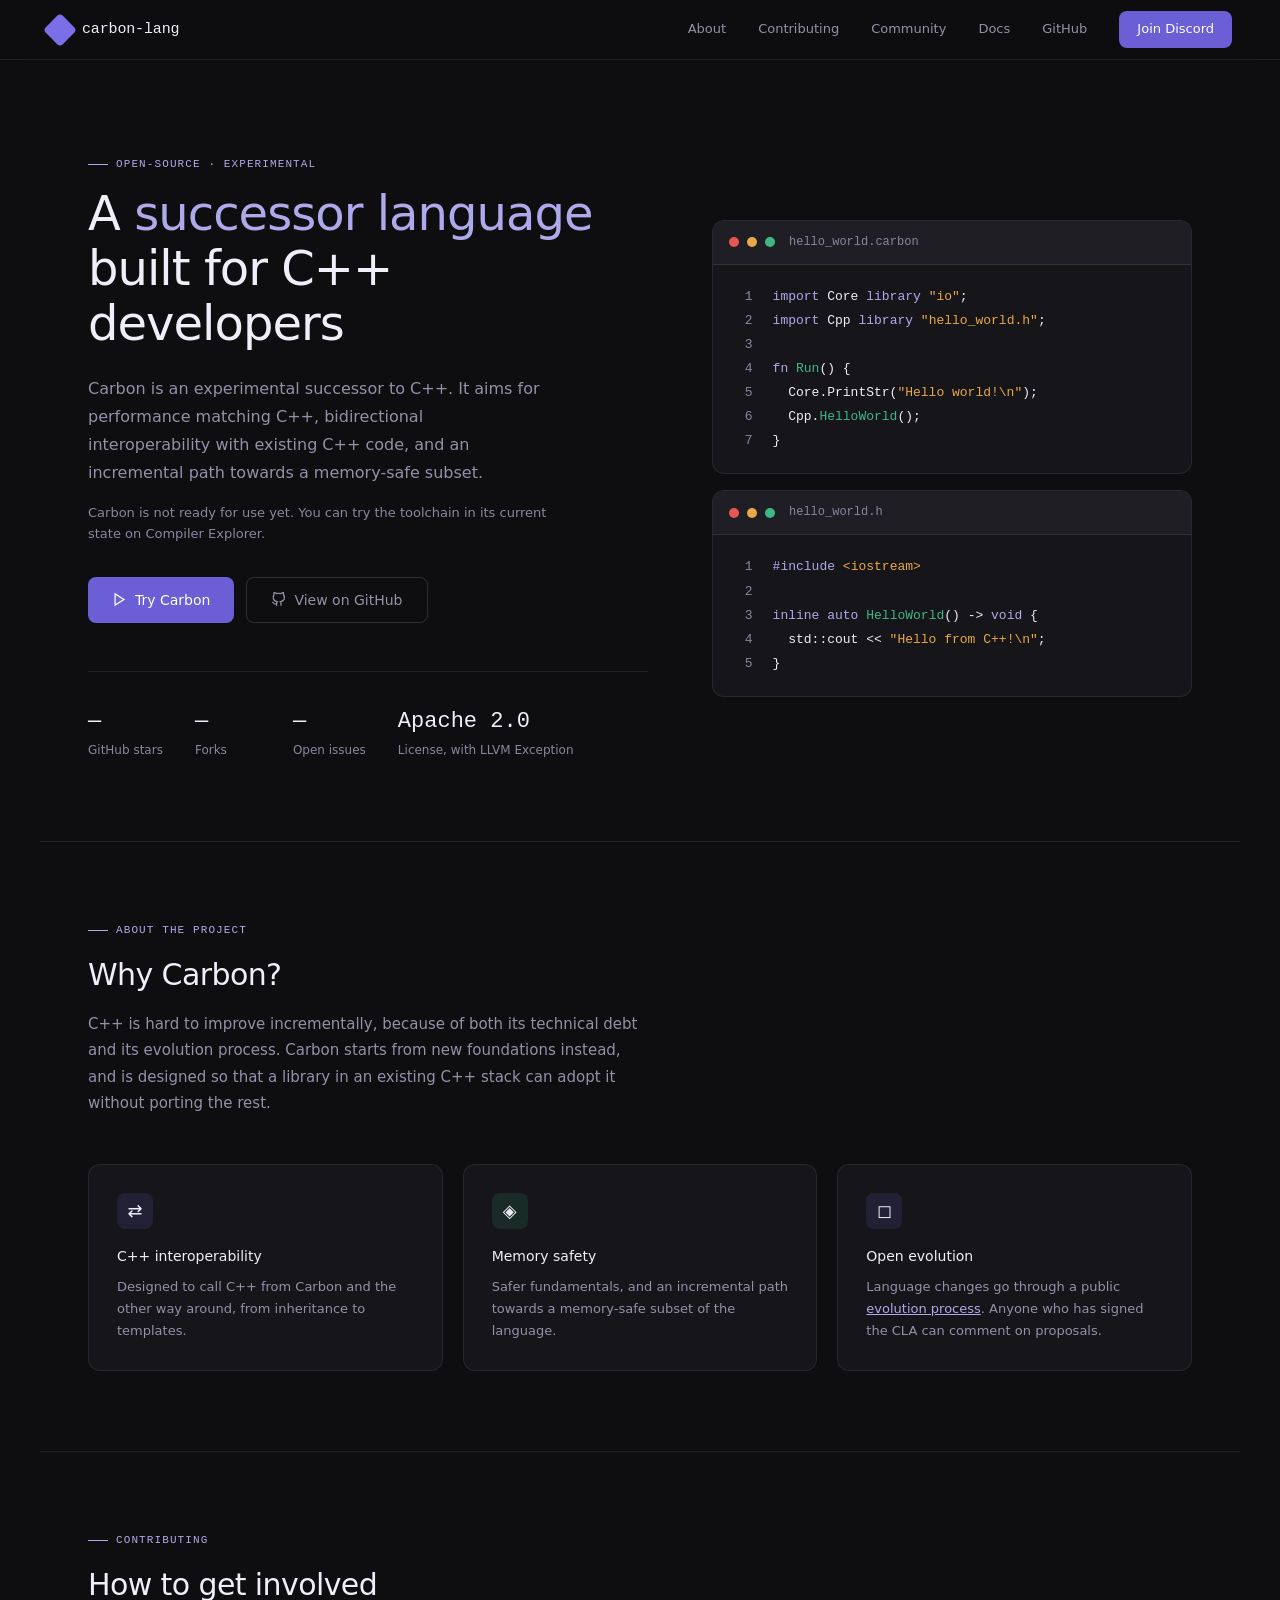
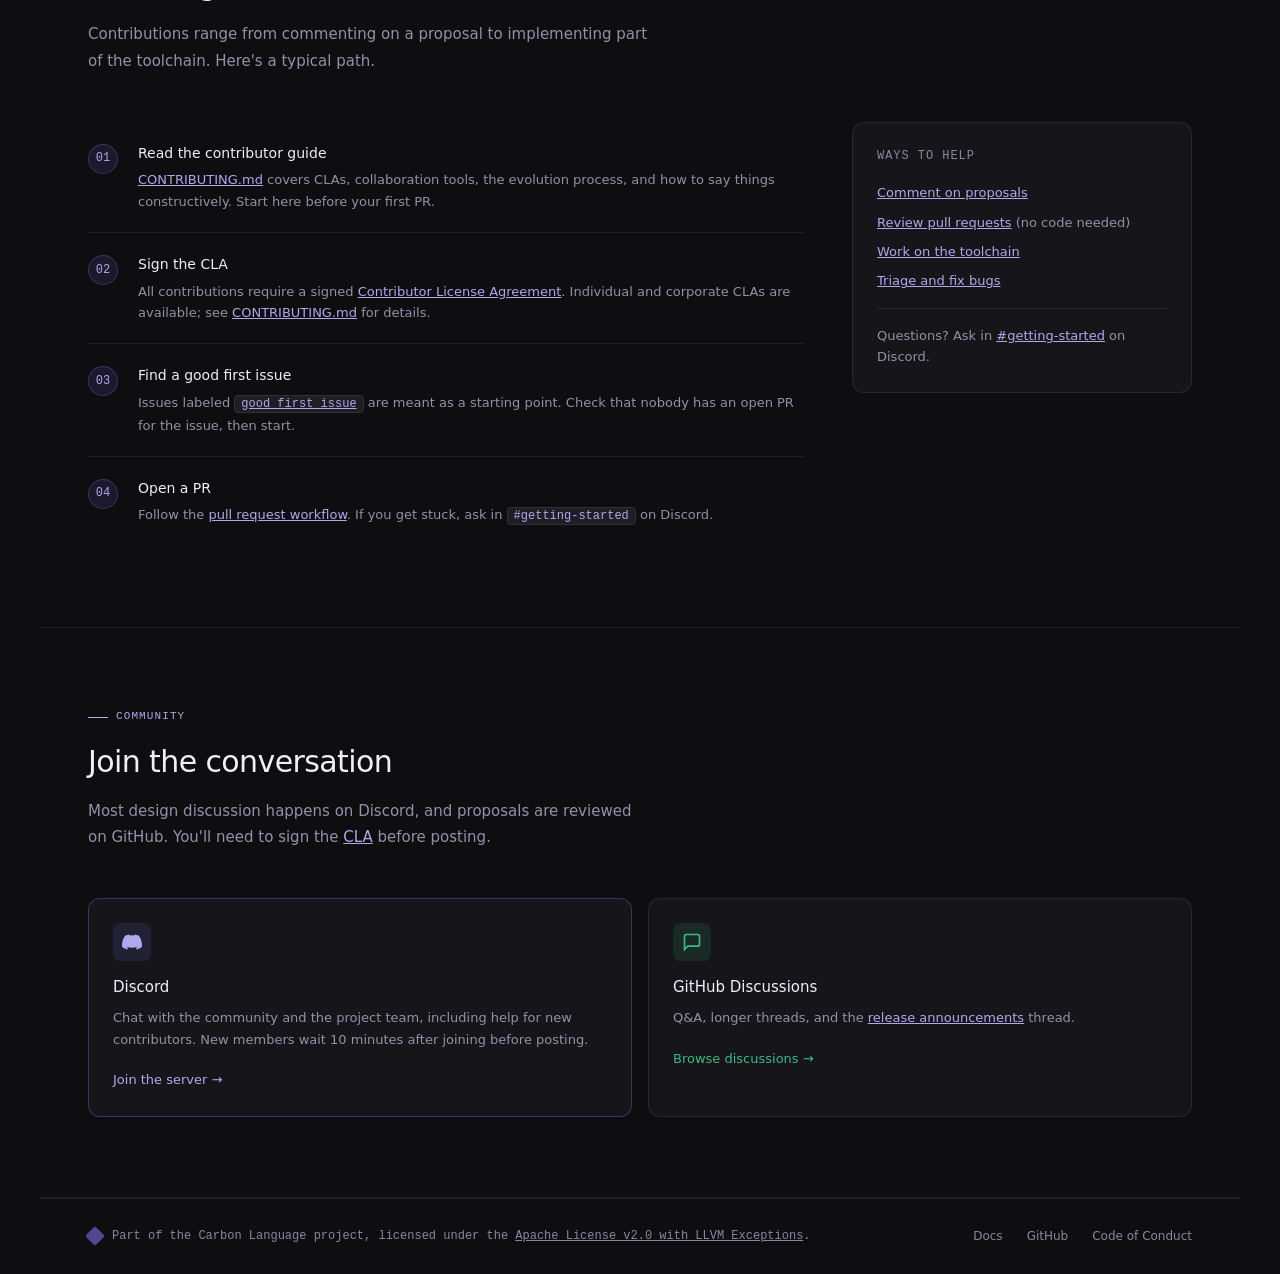
<file: preview/index.html>
<!DOCTYPE html>
<!--
Part of the Carbon Language project, under the Apache License v2.0 with LLVM
Exceptions. See /LICENSE for license information.
SPDX-License-Identifier: Apache-2.0 WITH LLVM-exception
-->
<html lang="en">
<head>
  <meta charset="UTF-8">
  <meta name="viewport" content="width=device-width, initial-scale=1.0">
  <title>Carbon Language: an experimental successor to C++</title>
  <meta name="description" content="Carbon is an experimental successor to C++. Learn about the project, how to contribute, and where the community meets.">
  <link rel="icon" type="image/png" href="./favicon.png">
  <link rel="stylesheet" href="./styles.css">
</head>
<body>

<a class="skip-link" href="#main">Skip to content</a>

<nav>
  <div class="nav-logo">
    <div class="logo-mark"></div>
    <span class="logo-name" translate="no">carbon-lang</span>
  </div>
  <button class="nav-toggle" id="nav-toggle" type="button" aria-label="Menu" aria-expanded="false" aria-controls="nav-links">
    <span class="nav-toggle-bar"></span>
    <span class="nav-toggle-bar"></span>
    <span class="nav-toggle-bar"></span>
  </button>
  <div class="nav-links" id="nav-links">
    <a href="#about">About</a>
    <a href="#contributing">Contributing</a>
    <a href="#community">Community</a>
    <a href="https://docs.carbon-lang.dev/" target="_blank" rel="noopener">Docs</a>
    <a href="https://github.com/carbon-language/carbon-lang" target="_blank" rel="noopener">GitHub</a>
    <a class="nav-cta" href="https://discord.gg/ZjVdShJDAs" target="_blank" rel="noopener">Join Discord</a>
  </div>
</nav>

<main id="main">
<div class="hero">
  <div>
    <p class="eyebrow hero-eyebrow">Open-source · Experimental</p>
    <h1>A <strong>successor language</strong> built for C++ developers</h1>
    <p class="hero-sub"><span translate="no">Carbon</span> is an experimental successor to C++. It aims for performance matching C++, bidirectional interoperability with existing C++ code, and an incremental path towards a memory-safe subset.</p>
    <p class="hero-note"><span translate="no">Carbon</span> is not ready for use yet. You can try the toolchain in its current state on Compiler Explorer.</p>
    <div class="hero-actions">
      <a class="btn-primary" href="https://carbon.compiler-explorer.com/" target="_blank" rel="noopener">
        <svg width="15" height="15" viewBox="0 0 24 24" fill="none" stroke="currentColor" stroke-width="2" aria-hidden="true"><polygon points="5 3 19 12 5 21 5 3"/></svg>
        Try Carbon
      </a>
      <a class="btn-ghost" href="https://github.com/carbon-language/carbon-lang" target="_blank" rel="noopener">
        <svg width="15" height="15" viewBox="0 0 24 24" fill="none" stroke="currentColor" stroke-width="2" aria-hidden="true"><path d="M9 19c-5 1.5-5-2.5-7-3m14 6v-3.87a3.37 3.37 0 0 0-.94-2.61c3.14-.35 6.44-1.54 6.44-7A5.44 5.44 0 0 0 20 4.77 5.07 5.07 0 0 0 19.91 1S18.73.65 16 2.48a13.38 13.38 0 0 0-7 0C6.27.65 5.09 1 5.09 1A5.07 5.07 0 0 0 5 4.77a5.44 5.44 0 0 0-1.5 3.78c0 5.42 3.3 6.61 6.44 7A3.37 3.37 0 0 0 9 18.13V22"/></svg>
        View on GitHub
      </a>
    </div>
    <div class="hero-stats">
      <div>
        <div class="stat-num" id="stat-stars">—</div>
        <div class="stat-label">GitHub stars</div>
      </div>
      <div>
        <div class="stat-num" id="stat-forks">—</div>
        <div class="stat-label">Forks</div>
      </div>
      <div>
        <div class="stat-num" id="stat-issues">—</div>
        <div class="stat-label">Open issues</div>
      </div>
      <div>
        <div class="stat-num">Apache 2.0</div>
        <div class="stat-label">License, with LLVM Exception</div>
      </div>
    </div>
  </div>

  <!-- Compiled, linked, and run with the Carbon nightly toolchain. The Carbon
       file extends examples/hello_world.carbon from carbon-language/carbon-lang. -->
  <div class="code-stack">
    <div class="code-panel" translate="no">
      <div class="code-topbar">
        <span class="code-dot code-dot-red"></span>
        <span class="code-dot code-dot-amber"></span>
        <span class="code-dot code-dot-green"></span>
        <span class="code-filename">hello_world.carbon</span>
      </div>
      <div class="code-body" tabindex="0" role="region" aria-label="Carbon code sample">
        <div><span class="code-ln" aria-hidden="true">1</span><span class="kw">import</span> Core <span class="kw">library</span> <span class="str">"io"</span>;</div>
        <div><span class="code-ln" aria-hidden="true">2</span><span class="kw">import</span> Cpp <span class="kw">library</span> <span class="str">"hello_world.h"</span>;</div>
        <div><span class="code-ln" aria-hidden="true">3</span></div>
        <div><span class="code-ln" aria-hidden="true">4</span><span class="kw">fn</span> <span class="fn">Run</span>() {</div>
        <div><span class="code-ln" aria-hidden="true">5</span><span class="code-indent">Core.PrintStr(<span class="str">"Hello world!\n"</span>);</span></div>
        <div><span class="code-ln" aria-hidden="true">6</span><span class="code-indent">Cpp.<span class="fn">HelloWorld</span>();</span></div>
        <div><span class="code-ln" aria-hidden="true">7</span>}</div>
      </div>
    </div>
    <div class="code-panel" translate="no">
      <div class="code-topbar">
        <span class="code-dot code-dot-red"></span>
        <span class="code-dot code-dot-amber"></span>
        <span class="code-dot code-dot-green"></span>
        <span class="code-filename">hello_world.h</span>
      </div>
      <div class="code-body" tabindex="0" role="region" aria-label="C++ header imported by the Carbon code">
        <div><span class="code-ln" aria-hidden="true">1</span><span class="kw">#include</span> <span class="str">&lt;iostream&gt;</span></div>
        <div><span class="code-ln" aria-hidden="true">2</span></div>
        <div><span class="code-ln" aria-hidden="true">3</span><span class="kw">inline auto</span> <span class="fn">HelloWorld</span>() -&gt; <span class="kw">void</span> {</div>
        <div><span class="code-ln" aria-hidden="true">4</span><span class="code-indent">std::cout &lt;&lt; <span class="str">"Hello from C++!\n"</span>;</span></div>
        <div><span class="code-ln" aria-hidden="true">5</span>}</div>
      </div>
    </div>
  </div>
</div>

<div class="section-wrap" id="about">
  <div class="section-header">
    <p class="eyebrow">About the project</p>
    <h2 class="section-h2">Why <strong translate="no">Carbon</strong>?</h2>
    <p class="section-sub">C++ is hard to improve incrementally, because of both its technical debt and its evolution process. <span translate="no">Carbon</span> starts from new foundations instead, and is designed so that a library in an existing C++ stack can adopt it without porting the rest.</p>
  </div>
  <div class="about-grid">
    <div class="about-card">
      <div class="about-icon" aria-hidden="true">⇄</div>
      <h3 class="about-title">C++ interoperability</h3>
      <p class="about-body">Designed to call C++ from <span translate="no">Carbon</span> and the other way around, from inheritance to templates.</p>
    </div>
    <div class="about-card">
      <div class="about-icon about-icon-green" aria-hidden="true">◈</div>
      <h3 class="about-title">Memory safety</h3>
      <p class="about-body">Safer fundamentals, and an incremental path towards a memory-safe subset of the language.</p>
    </div>
    <div class="about-card">
      <div class="about-icon" aria-hidden="true">◻</div>
      <h3 class="about-title">Open evolution</h3>
      <p class="about-body">Language changes go through a public <a class="inline-link" href="https://github.com/carbon-language/carbon-lang/blob/trunk/docs/project/evolution.md" target="_blank" rel="noopener">evolution process</a>. Anyone who has signed the CLA can comment on proposals.</p>
    </div>
  </div>
</div>

<div class="section-wrap" id="contributing">
  <div class="section-header">
    <p class="eyebrow">Contributing</p>
    <h2 class="section-h2">How to <strong>get involved</strong></h2>
    <p class="section-sub">Contributions range from commenting on a proposal to implementing part of the toolchain. Here's a typical path.</p>
  </div>
  <div class="contrib-layout">
    <div>
      <div class="step">
        <div class="step-num">01</div>
        <div>
          <h3 class="step-title">Read the contributor guide</h3>
          <p class="step-body">
            <a class="inline-link" href="https://github.com/carbon-language/carbon-lang/blob/trunk/CONTRIBUTING.md" target="_blank" rel="noopener"><span translate="no">CONTRIBUTING.md</span></a>
            covers CLAs, collaboration tools, the evolution process, and how to say things constructively. Start here before your first PR.
          </p>
        </div>
      </div>
      <div class="step">
        <div class="step-num">02</div>
        <div>
          <h3 class="step-title">Sign the CLA</h3>
          <p class="step-body">
            All contributions require a signed
            <a class="inline-link" href="https://cla.developers.google.com/" target="_blank" rel="noopener">Contributor License Agreement</a>.
            Individual and corporate CLAs are available; see
            <a class="inline-link" href="https://github.com/carbon-language/carbon-lang/blob/trunk/CONTRIBUTING.md#contributor-license-agreements-clas" target="_blank" rel="noopener"><span translate="no">CONTRIBUTING.md</span></a>
            for details.
          </p>
        </div>
      </div>
      <div class="step">
        <div class="step-num">03</div>
        <div>
          <h3 class="step-title">Find a good first issue</h3>
          <p class="step-body">
            Issues labeled
            <a class="inline-link" href="https://github.com/carbon-language/carbon-lang/labels/good%20first%20issue" target="_blank" rel="noopener"><code>good first issue</code></a>
            are meant as a starting point. Check that nobody has an open PR for the issue, then start.
          </p>
        </div>
      </div>
      <div class="step">
        <div class="step-num">04</div>
        <div>
          <h3 class="step-title">Open a PR</h3>
          <p class="step-body">
            Follow the
            <a class="inline-link" href="https://github.com/carbon-language/carbon-lang/blob/trunk/docs/project/pull_request_workflow.md" target="_blank" rel="noopener">pull request workflow</a>.
            If you get stuck, ask in <code translate="no">#getting-started</code> on Discord.
          </p>
        </div>
      </div>
    </div>
    <div class="contrib-aside">
      <p class="aside-title">Ways to help</p>
      <ul class="help-list">
        <li><a class="inline-link" href="https://github.com/carbon-language/carbon-lang/pulls?q=is%3Apr+is%3Aopen+draft%3Afalse+label%3Aproposal" target="_blank" rel="noopener">Comment on proposals</a></li>
        <li><a class="inline-link" href="https://github.com/carbon-language/carbon-lang/pulls" target="_blank" rel="noopener">Review pull requests</a> (no code needed)</li>
        <li><a class="inline-link" href="https://github.com/carbon-language/carbon-lang/issues?q=is%3Aissue+is%3Aopen+label%3Atoolchain" target="_blank" rel="noopener">Work on the toolchain</a></li>
        <li><a class="inline-link" href="https://github.com/carbon-language/carbon-lang/issues" target="_blank" rel="noopener">Triage and fix bugs</a></li>
      </ul>
      <p class="aside-note">
        Questions? Ask in
        <a class="inline-link" href="https://discord.gg/ZjVdShJDAs" target="_blank" rel="noopener"><span translate="no">#getting-started</span></a>
        on Discord.
      </p>
    </div>
  </div>
</div>

<div class="section-wrap" id="community">
  <div class="section-header">
    <p class="eyebrow">Community</p>
    <h2 class="section-h2">Join the <strong>conversation</strong></h2>
    <p class="section-sub">Most design discussion happens on Discord, and proposals are reviewed on GitHub. You'll need to sign the <a class="inline-link" href="https://github.com/carbon-language/carbon-lang/blob/trunk/CONTRIBUTING.md#contributor-license-agreements-clas" target="_blank" rel="noopener">CLA</a> before posting.</p>
  </div>
  <div class="community-grid">
    <div class="comm-card featured">
      <div class="comm-icon comm-icon-purple">
        <svg width="20" height="20" viewBox="0 0 24 24" fill="var(--purple-light)" aria-hidden="true"><path d="M20.317 4.37a19.791 19.791 0 0 0-4.885-1.515.074.074 0 0 0-.079.037c-.21.375-.444.864-.608 1.25a18.27 18.27 0 0 0-5.487 0 12.64 12.64 0 0 0-.617-1.25.077.077 0 0 0-.079-.037A19.736 19.736 0 0 0 3.677 4.37a.07.07 0 0 0-.032.027C.533 9.046-.32 13.58.099 18.057c.002.022.015.045.033.057a19.9 19.9 0 0 0 5.993 3.03.078.078 0 0 0 .084-.028c.462-.63.874-1.295 1.226-1.994a.076.076 0 0 0-.041-.106 13.107 13.107 0 0 1-1.872-.892.077.077 0 0 1-.008-.128 10.2 10.2 0 0 0 .372-.292.074.074 0 0 1 .077-.01c3.928 1.793 8.18 1.793 12.062 0a.074.074 0 0 1 .078.01c.12.098.246.198.373.292a.077.077 0 0 1-.006.127 12.299 12.299 0 0 1-1.873.892.077.077 0 0 0-.041.107c.36.698.772 1.362 1.225 1.993a.076.076 0 0 0 .084.028 19.839 19.839 0 0 0 6.002-3.03.077.077 0 0 0 .032-.054c.5-5.177-.838-9.674-3.549-13.66a.061.061 0 0 0-.031-.03z"/></svg>
      </div>
      <h3 class="comm-title">Discord</h3>
      <p class="comm-body">Chat with the community and the project team, including help for new contributors. New members wait 10 minutes after joining before posting.</p>
      <a class="comm-link comm-link-purple" href="https://discord.gg/ZjVdShJDAs" target="_blank" rel="noopener">Join the server →</a>
    </div>
    <div class="comm-card">
      <div class="comm-icon comm-icon-green">
        <svg width="20" height="20" viewBox="0 0 24 24" fill="none" stroke="var(--green)" stroke-width="2" aria-hidden="true"><path d="M21 15a2 2 0 0 1-2 2H7l-4 4V5a2 2 0 0 1 2-2h14a2 2 0 0 1 2 2z"/></svg>
      </div>
      <h3 class="comm-title">GitHub Discussions</h3>
      <p class="comm-body">Q&amp;A, longer threads, and the <a class="inline-link" href="https://github.com/carbon-language/carbon-lang/discussions/1020" target="_blank" rel="noopener">release announcements</a> thread.</p>
      <a class="comm-link comm-link-green" href="https://github.com/carbon-language/carbon-lang/discussions" target="_blank" rel="noopener">Browse discussions →</a>
    </div>
  </div>
</div>
</main>

<footer>
  <div class="footer-left">
    <div class="footer-diamond"></div>
    <span class="footer-text">Part of the <span translate="no">Carbon Language</span> project, licensed under the <a href="https://github.com/carbon-language/carbon-lang/blob/trunk/LICENSE" target="_blank" rel="noopener">Apache License v2.0 with LLVM Exceptions</a>.</span>
  </div>
  <div class="footer-links">
    <a href="https://docs.carbon-lang.dev/" target="_blank" rel="noopener">Docs</a>
    <a href="https://github.com/carbon-language/carbon-lang" target="_blank" rel="noopener">GitHub</a>
    <a href="https://github.com/carbon-language/carbon-lang/blob/trunk/CODE_OF_CONDUCT.md" target="_blank" rel="noopener">Code of Conduct</a>
  </div>
</footer>

<script src="./nav.js" defer></script>
<script src="./github-stats.js" defer></script>
</body>
</html>
</file>
<file: preview/styles.css>
/*
 * Part of the Carbon Language project, under the Apache License v2.0 with LLVM
 * Exceptions. See /LICENSE for license information.
 * SPDX-License-Identifier: Apache-2.0 WITH LLVM-exception
 */

*, *::before, *::after {
  box-sizing: border-box;
  margin: 0;
  padding: 0;
}

:root {
  --bg: #0E0E10;
  --surface: #16161A;
  --surface-2: #1E1E24;
  --border: rgba(255, 255, 255, 0.08);
  --border-mid: rgba(255, 255, 255, 0.14);
  --text: #F0EEF8;
  --text-muted: #9490A8;
  /* At least 4.5:1 contrast on --bg and --surface for small text. */
  --text-hint: #8A86A0;
  --purple: #7B6FE8;
  /* Background for white button text (about 5:1 contrast). */
  --purple-button: #6A5FD4;
  --purple-button-hover: #5A4FC0;
  --purple-light: #AFA9EC;
  --purple-dim: rgba(123, 111, 232, 0.12);
  --green: #3DB885;
  --green-dim: rgba(61, 184, 133, 0.12);
  --amber: #E8A847;
  --red: #E85555;
  /* System font stacks: no external font requests or bundled font licenses. */
  --font-sans: system-ui, -apple-system, 'Segoe UI', Roboto, 'Helvetica Neue',
    Arial, sans-serif;
  --font-mono: ui-monospace, SFMono-Regular, Menlo, Consolas,
    'Liberation Mono', monospace;
  --radius: 8px;
  --radius-lg: 12px;
  --nav-height: 60px;
}

@media (prefers-reduced-motion: no-preference) {
  html {
    scroll-behavior: smooth;
  }
}

body {
  font-family: var(--font-sans);
  background: var(--bg);
  color: var(--text);
  min-height: 100vh;
  line-height: 1.6;
}

a {
  color: inherit;
  text-decoration: none;
}

.inline-link {
  color: var(--purple-light);
  text-decoration: underline;
}

code {
  font-family: var(--font-mono);
  font-size: 12px;
  background: var(--surface-2);
  color: var(--purple-light);
  padding: 1px 6px;
  border-radius: 4px;
  border: 1px solid var(--border);
}

/* Hidden until focused, so keyboard users can jump past the nav. */
.skip-link {
  position: absolute;
  left: 16px;
  top: -48px;
  z-index: 200;
  background: var(--purple-button);
  color: #fff;
  padding: 8px 16px;
  border-radius: var(--radius);
  font-size: 14px;
}

.skip-link:focus {
  top: 12px;
}

/* NAV */
nav {
  position: sticky;
  top: 0;
  z-index: 100;
  display: flex;
  align-items: center;
  justify-content: space-between;
  padding: 0 48px;
  height: var(--nav-height);
  background: rgba(14, 14, 16, 0.92);
  backdrop-filter: blur(12px);
  border-bottom: 1px solid var(--border);
}

.nav-logo {
  display: flex;
  align-items: center;
  gap: 10px;
}

.logo-mark {
  width: 24px;
  height: 24px;
  background: var(--purple);
  transform: rotate(45deg);
  border-radius: 4px;
  flex-shrink: 0;
}

.logo-name {
  font-family: var(--font-mono);
  font-size: 15px;
  font-weight: 500;
  letter-spacing: -0.01em;
}

.nav-links {
  display: flex;
  align-items: center;
  gap: 32px;
}

.nav-links a {
  font-size: 13px;
  color: var(--text-muted);
  transition: color 0.15s;
}

.nav-links a:hover {
  color: var(--text);
}

.nav-links a.nav-cta {
  background: var(--purple-button);
  color: #fff;
  border-radius: var(--radius);
  padding: 8px 18px;
  font-weight: 500;
  display: inline-flex;
  align-items: center;
  transition: background 0.15s;
}

.nav-links a.nav-cta:hover {
  background: var(--purple-button-hover);
}

/* Hamburger button, shown only on narrow screens. */
.nav-toggle {
  display: none;
  flex-direction: column;
  justify-content: center;
  gap: 5px;
  width: 40px;
  height: 40px;
  padding: 0 9px;
  background: transparent;
  border: 1px solid var(--border-mid);
  border-radius: var(--radius);
  cursor: pointer;
}

.nav-toggle-bar {
  display: block;
  height: 2px;
  width: 100%;
  background: var(--text);
  border-radius: 1px;
  transition: transform 0.2s, opacity 0.2s;
}

.nav-toggle.open .nav-toggle-bar:nth-child(1) {
  transform: translateY(7px) rotate(45deg);
}

.nav-toggle.open .nav-toggle-bar:nth-child(2) {
  opacity: 0;
}

.nav-toggle.open .nav-toggle-bar:nth-child(3) {
  transform: translateY(-7px) rotate(-45deg);
}

/* HERO */
.hero {
  padding: 96px 48px 80px;
  border-bottom: 1px solid var(--border);
  max-width: 1200px;
  margin: 0 auto;
  display: grid;
  grid-template-columns: 1fr 480px;
  gap: 64px;
  align-items: center;
}

.hero-eyebrow {
  margin-bottom: 24px;
}

.hero h1 {
  font-size: 48px;
  font-weight: 300;
  line-height: 1.15;
  margin-bottom: 24px;
  letter-spacing: -0.02em;
}

.hero h1 strong {
  font-weight: 500;
  color: var(--purple-light);
}

.hero-sub {
  font-size: 16px;
  color: var(--text-muted);
  line-height: 1.75;
  margin-bottom: 16px;
  max-width: 460px;
}

.hero-note {
  font-size: 13px;
  color: var(--text-hint);
  margin-bottom: 32px;
  max-width: 460px;
}

.hero-actions {
  display: flex;
  gap: 12px;
  flex-wrap: wrap;
}

.btn-primary,
.btn-ghost {
  border-radius: var(--radius);
  padding: 11px 24px;
  font-size: 14px;
  display: inline-flex;
  align-items: center;
  gap: 8px;
  transition: background 0.15s, border-color 0.15s, color 0.15s;
}

.btn-primary {
  background: var(--purple-button);
  color: #fff;
  font-weight: 500;
}

.btn-primary:hover {
  background: var(--purple-button-hover);
}

.btn-ghost {
  color: var(--text-muted);
  border: 1px solid var(--border-mid);
}

.btn-ghost:hover {
  border-color: var(--text-muted);
  color: var(--text);
}

.hero-stats {
  display: flex;
  gap: 32px;
  margin-top: 48px;
  padding-top: 32px;
  border-top: 1px solid var(--border);
}

.stat-num {
  font-family: var(--font-mono);
  font-size: 22px;
  font-weight: 500;
  font-variant-numeric: tabular-nums;
  /* Reserve room for the final value so neighbors don't shift while counting. */
  min-width: 5ch;
}

.stat-label {
  font-size: 12px;
  color: var(--text-hint);
  margin-top: 2px;
}

/* CODE PANEL */
.code-stack {
  display: flex;
  flex-direction: column;
  gap: 16px;
}

.code-panel {
  background: var(--surface);
  border: 1px solid var(--border);
  border-radius: var(--radius-lg);
  overflow: hidden;
}

.code-topbar {
  display: flex;
  align-items: center;
  gap: 8px;
  padding: 12px 16px;
  border-bottom: 1px solid var(--border);
  background: var(--surface-2);
}

.code-dot {
  width: 10px;
  height: 10px;
  border-radius: 50%;
}

.code-dot-red {
  background: var(--red);
}

.code-dot-amber {
  background: var(--amber);
}

.code-dot-green {
  background: var(--green);
}

.code-filename {
  font-family: var(--font-mono);
  font-size: 12px;
  color: var(--text-hint);
  margin-left: 6px;
}

.code-body {
  padding: 20px 24px;
  font-family: var(--font-mono);
  font-size: 13px;
  line-height: 1.85;
  overflow-x: auto;
}

.code-body > div {
  white-space: pre;
}

.code-ln {
  display: inline-block;
  width: 2ch;
  text-align: right;
  color: var(--text-hint);
  user-select: none;
  margin-right: 20px;
}

.code-indent {
  padding-left: 2ch;
}

.kw {
  color: var(--purple-light);
}

.fn {
  color: var(--green);
}

.str {
  color: var(--amber);
}

/* SECTIONS */
.section-wrap {
  max-width: 1200px;
  margin: 0 auto;
  padding: 80px 48px;
  border-bottom: 1px solid var(--border);
  scroll-margin-top: var(--nav-height);
}

.section-header {
  margin-bottom: 48px;
}

.eyebrow {
  font-family: var(--font-mono);
  font-size: 11px;
  color: var(--purple-light);
  letter-spacing: 0.1em;
  text-transform: uppercase;
  margin-bottom: 12px;
  display: flex;
  align-items: center;
  gap: 8px;
}

.eyebrow::before {
  content: '';
  display: inline-block;
  width: 20px;
  height: 1px;
  background: var(--purple-light);
}

.section-h2 {
  font-size: 30px;
  font-weight: 300;
  letter-spacing: -0.02em;
  margin-bottom: 12px;
}

.section-h2 strong {
  font-weight: 500;
}

.section-sub {
  font-size: 15px;
  color: var(--text-muted);
  line-height: 1.75;
  max-width: 560px;
}

/* ABOUT */
.about-grid {
  display: grid;
  grid-template-columns: repeat(3, 1fr);
  gap: 20px;
}

.about-card,
.comm-card {
  background: var(--surface);
  border: 1px solid var(--border);
  border-radius: var(--radius-lg);
  transition: border-color 0.2s;
}

.about-card:hover,
.comm-card:hover {
  border-color: var(--border-mid);
}

.about-card {
  padding: 28px;
}

.about-icon {
  width: 36px;
  height: 36px;
  border-radius: var(--radius);
  background: var(--purple-dim);
  display: flex;
  align-items: center;
  justify-content: center;
  margin-bottom: 16px;
  font-size: 18px;
}

.about-icon-green {
  background: var(--green-dim);
}

.about-title {
  font-size: 14px;
  font-weight: 500;
  margin-bottom: 8px;
}

.about-body {
  font-size: 13px;
  color: var(--text-muted);
  line-height: 1.7;
}

/* CONTRIBUTING */
.contrib-layout {
  display: grid;
  grid-template-columns: 1fr 340px;
  gap: 48px;
  align-items: start;
}

.step {
  display: flex;
  gap: 20px;
  padding: 20px 0;
  border-bottom: 1px solid var(--border);
}

.step:last-child {
  border-bottom: none;
}

.step-num {
  width: 30px;
  height: 30px;
  border-radius: 50%;
  background: var(--purple-dim);
  border: 1px solid rgba(123, 111, 232, 0.3);
  color: var(--purple-light);
  font-family: var(--font-mono);
  font-size: 12px;
  font-weight: 500;
  display: flex;
  align-items: center;
  justify-content: center;
  flex-shrink: 0;
  margin-top: 2px;
}

.step-title {
  font-size: 14px;
  font-weight: 500;
  margin-bottom: 5px;
}

.step-body {
  font-size: 13px;
  color: var(--text-muted);
  line-height: 1.65;
}

.contrib-aside {
  background: var(--surface);
  border: 1px solid var(--border);
  border-radius: var(--radius-lg);
  padding: 24px;
}

.aside-title {
  font-size: 12px;
  font-weight: 500;
  color: var(--text-hint);
  text-transform: uppercase;
  letter-spacing: 0.08em;
  font-family: var(--font-mono);
  margin-bottom: 16px;
}

.help-list {
  list-style: none;
  font-size: 13px;
  color: var(--text-muted);
  line-height: 1.65;
  margin-bottom: 16px;
}

.help-list li + li {
  margin-top: 8px;
}

.aside-note {
  font-size: 13px;
  color: var(--text-muted);
  line-height: 1.65;
  padding-top: 16px;
  border-top: 1px solid var(--border);
}

/* COMMUNITY */
.community-grid {
  display: grid;
  grid-template-columns: repeat(2, 1fr);
  gap: 16px;
}

.comm-card {
  padding: 24px;
}

.comm-card.featured {
  border-color: rgba(123, 111, 232, 0.35);
}

.comm-icon {
  width: 38px;
  height: 38px;
  border-radius: var(--radius);
  display: flex;
  align-items: center;
  justify-content: center;
  margin-bottom: 14px;
}

.comm-icon-purple {
  background: var(--purple-dim);
}

.comm-icon-green {
  background: var(--green-dim);
}

.comm-title {
  font-size: 15px;
  font-weight: 500;
  margin-bottom: 8px;
}

.comm-body {
  font-size: 13px;
  color: var(--text-muted);
  line-height: 1.65;
  margin-bottom: 16px;
}

.comm-link {
  font-size: 13px;
  font-weight: 500;
}

.comm-link-purple {
  color: var(--purple-light);
}

.comm-link-green {
  color: var(--green);
}

/* FOOTER */
footer {
  border-top: 1px solid var(--border);
  padding: 28px 48px;
  max-width: 1200px;
  margin: 0 auto;
  display: flex;
  align-items: center;
  justify-content: space-between;
  gap: 24px;
}

.footer-left {
  display: flex;
  align-items: center;
  gap: 10px;
}

.footer-diamond {
  width: 14px;
  height: 14px;
  background: var(--purple);
  transform: rotate(45deg);
  border-radius: 2px;
  opacity: 0.6;
  flex-shrink: 0;
}

.footer-text {
  font-size: 12px;
  color: var(--text-hint);
  font-family: var(--font-mono);
}

.footer-text a {
  text-decoration: underline;
  transition: color 0.15s;
}

.footer-text a:hover {
  color: var(--text-muted);
}

.footer-links {
  display: flex;
  gap: 24px;
  flex-shrink: 0;
}

.footer-links a {
  font-size: 12px;
  color: var(--text-hint);
  transition: color 0.15s;
}

.footer-links a:hover {
  color: var(--text-muted);
}

/* Keep in sync with the media query in nav.js. */
@media (max-width: 900px) {
  nav {
    padding: 0 24px;
  }
  .nav-toggle {
    display: flex;
  }
  .nav-links {
    display: none;
    position: absolute;
    top: var(--nav-height);
    left: 0;
    right: 0;
    flex-direction: column;
    align-items: stretch;
    gap: 0;
    padding: 8px 24px 20px;
    background: var(--bg);
    border-bottom: 1px solid var(--border);
    box-shadow: 0 16px 32px rgba(0, 0, 0, 0.5);
  }
  .nav-links.open {
    display: flex;
  }
  .nav-links a {
    font-size: 15px;
    padding: 14px 0;
    border-bottom: 1px solid var(--border);
  }
  .nav-links a.nav-cta {
    margin-top: 16px;
    justify-content: center;
    border-bottom: none;
    padding: 12px 18px;
  }
  .hero {
    grid-template-columns: 1fr;
    padding: 64px 24px 48px;
    gap: 40px;
  }
  .hero > * {
    min-width: 0;
  }
  .about-grid,
  .contrib-layout,
  .community-grid {
    grid-template-columns: 1fr;
  }
  .section-wrap {
    padding: 56px 24px;
  }
  footer {
    padding: 24px;
    flex-direction: column;
    gap: 16px;
    text-align: center;
  }
}

@media (max-width: 600px) {
  nav {
    padding: 0 16px;
  }
  .nav-links {
    padding: 8px 16px 20px;
  }
  .hero {
    padding: 40px 16px;
  }
  .hero h1 {
    font-size: 34px;
  }
  .hero-sub {
    font-size: 15px;
  }
  .hero-actions > * {
    flex: 1 1 100%;
    justify-content: center;
  }
  .hero-stats {
    display: grid;
    grid-template-columns: repeat(2, 1fr);
    gap: 20px;
    margin-top: 36px;
  }
  .code-body {
    padding: 16px;
    font-size: 12px;
  }
  .section-wrap {
    padding: 48px 16px;
  }
  .section-h2 {
    font-size: 24px;
  }
  .footer-links {
    flex-wrap: wrap;
    justify-content: center;
    gap: 16px;
  }
}
</file>
